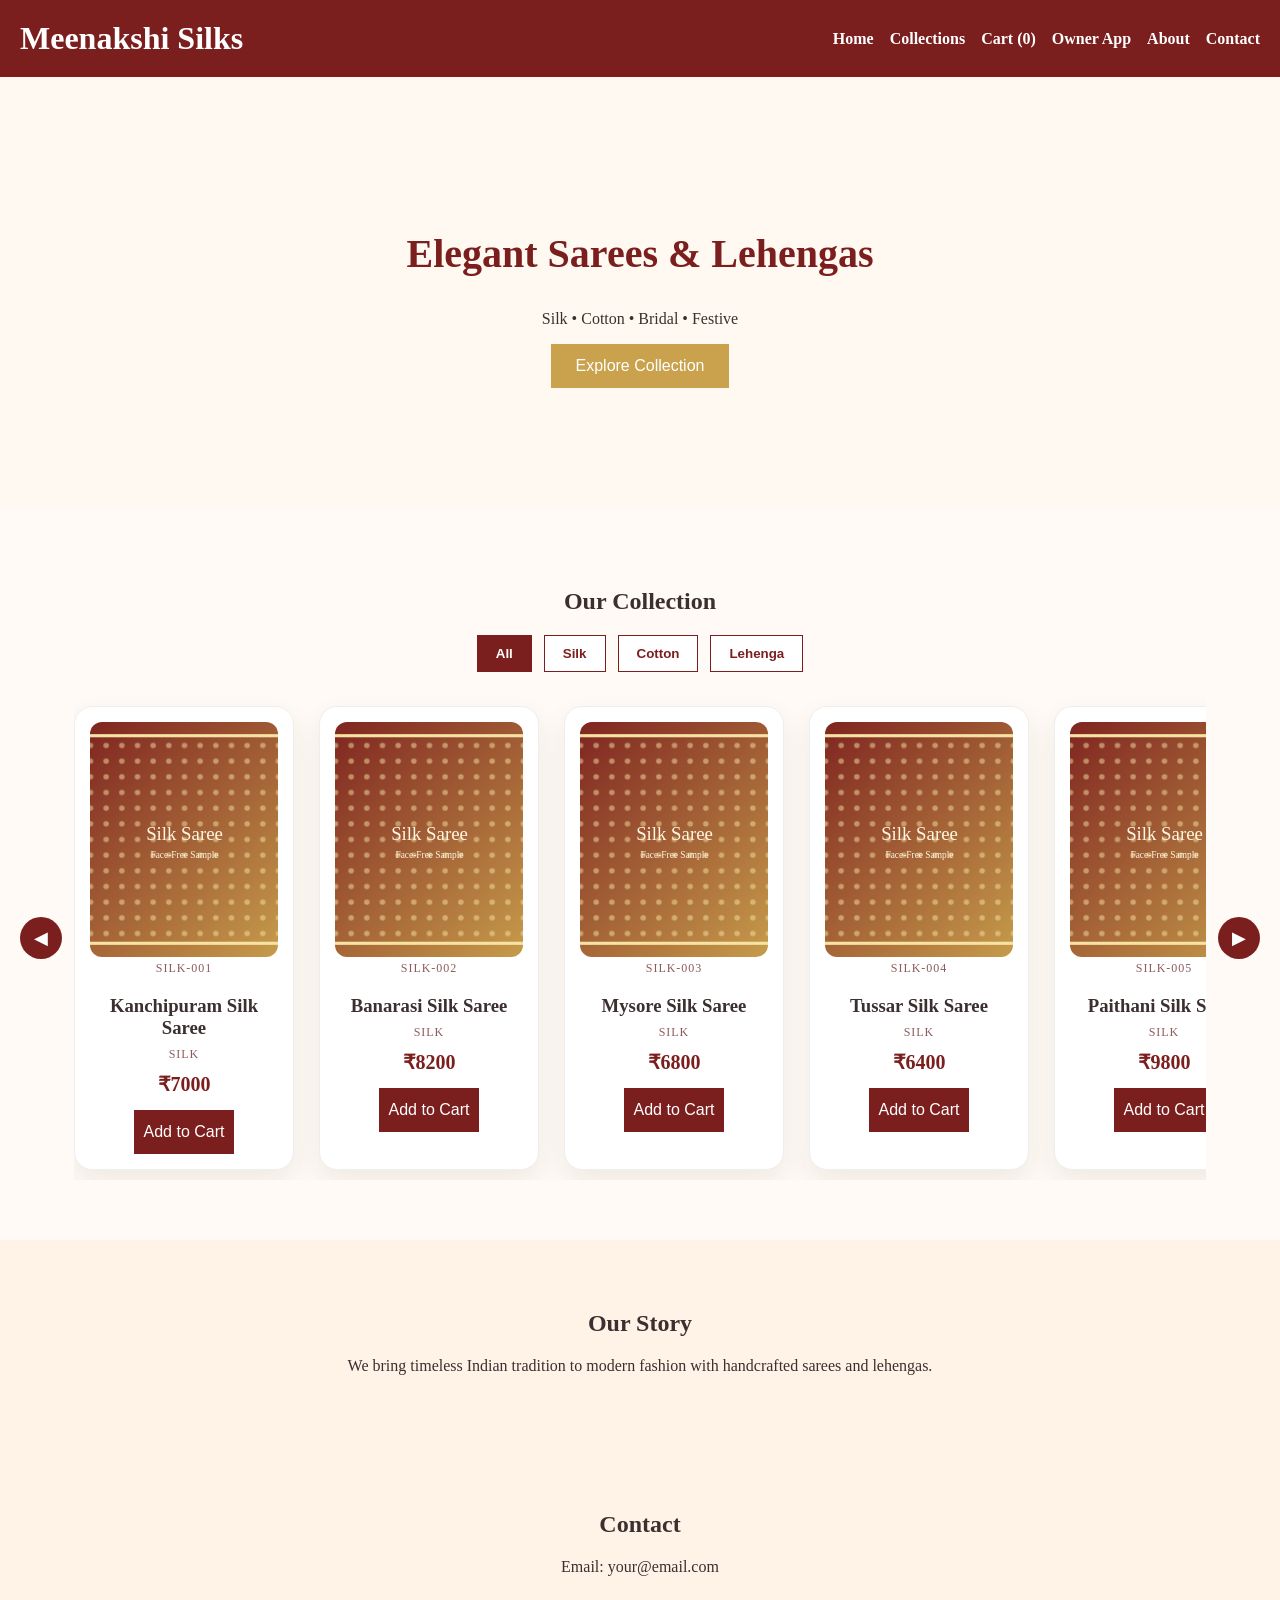
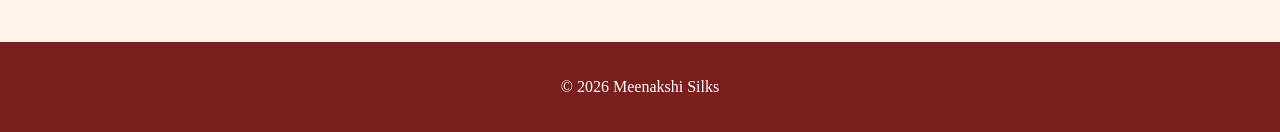
<file: index.html>
<!DOCTYPE html>

<html lang="en">
<head>
  <meta charset="UTF-8">
  <meta name="viewport" content="width=device-width, initial-scale=1.0">
  <title>Meenakshi Silks</title>
  <link rel="stylesheet" href="style.css">
</head>
<body>

  <!-- NAVBAR -->

  <header>
    <h1>Meenakshi Silks</h1>
    <nav>
      <a href="index.html">Home</a>
      <a href="#products">Collections</a>
      <a href="cart.html">Cart (<span id="cart-count">0</span>)</a>
      <a href="admin.html">Owner App</a>
      <a href="#about">About</a>
      <a href="#contact">Contact</a>
    </nav>
  </header>

  <!-- HERO -->

  <section class="hero">
    <h2>Elegant Sarees & Lehengas</h2>
    <p>Silk • Cotton • Bridal • Festive</p>
    <button onclick="scrollToProducts()">Explore Collection</button>
  </section>

  <!-- PRODUCTS -->

  <section id="products" class="products">
    <h2>Our Collection</h2>

<div class="filter-buttons">
  <button class="active" type="button" data-category="all" onclick="filterProducts('all')">All</button>
  <button type="button" data-category="silk" onclick="filterProducts('silk')">Silk</button>
  <button type="button" data-category="cotton" onclick="filterProducts('cotton')">Cotton</button>
  <button type="button" data-category="lehenga" onclick="filterProducts('lehenga')">Lehenga</button>
</div>

<div class="product-carousel">
  <button class="scroll-btn" type="button" onclick="scrollProducts('left')" aria-label="Scroll products left">◀</button>
  <div class="product-grid" id="product-grid"></div>
  <button class="scroll-btn" type="button" onclick="scrollProducts('right')" aria-label="Scroll products right">▶</button>
</div>
<p id="product-empty" class="product-empty">No products available in this category yet.</p>

<div id="product-modal" class="product-modal" aria-hidden="true">
  <div class="product-modal-backdrop" onclick="closeProductModal()"></div>
  <div class="product-modal-card" role="dialog" aria-modal="true" aria-labelledby="product-modal-title">
    <button type="button" class="product-modal-close" onclick="closeProductModal()" aria-label="Close product details">×</button>
    <img id="product-modal-image" class="product-modal-image" alt="">
    <p id="product-modal-id" class="product-id"></p>
    <h3 id="product-modal-title"></h3>
    <p id="product-modal-category" class="product-category"></p>
    <p id="product-modal-price" class="product-price"></p>
    <button id="product-modal-cart-btn" type="button">Add to Cart</button>
  </div>
</div>

  </section>

  <!-- ABOUT -->

  <section id="about" class="about">
    <h2>Our Story</h2>
    <p>We bring timeless Indian tradition to modern fashion with handcrafted sarees and lehengas.</p>
  </section>

  <!-- CONTACT -->

  <section id="contact" class="contact">
    <h2>Contact</h2>
    <p>Email: your@email.com</p>
  </section>

  <footer>
    <p>© 2026 Meenakshi Silks</p>
  </footer>

  <script src="script.js"></script>

</body>
</html>
</file>
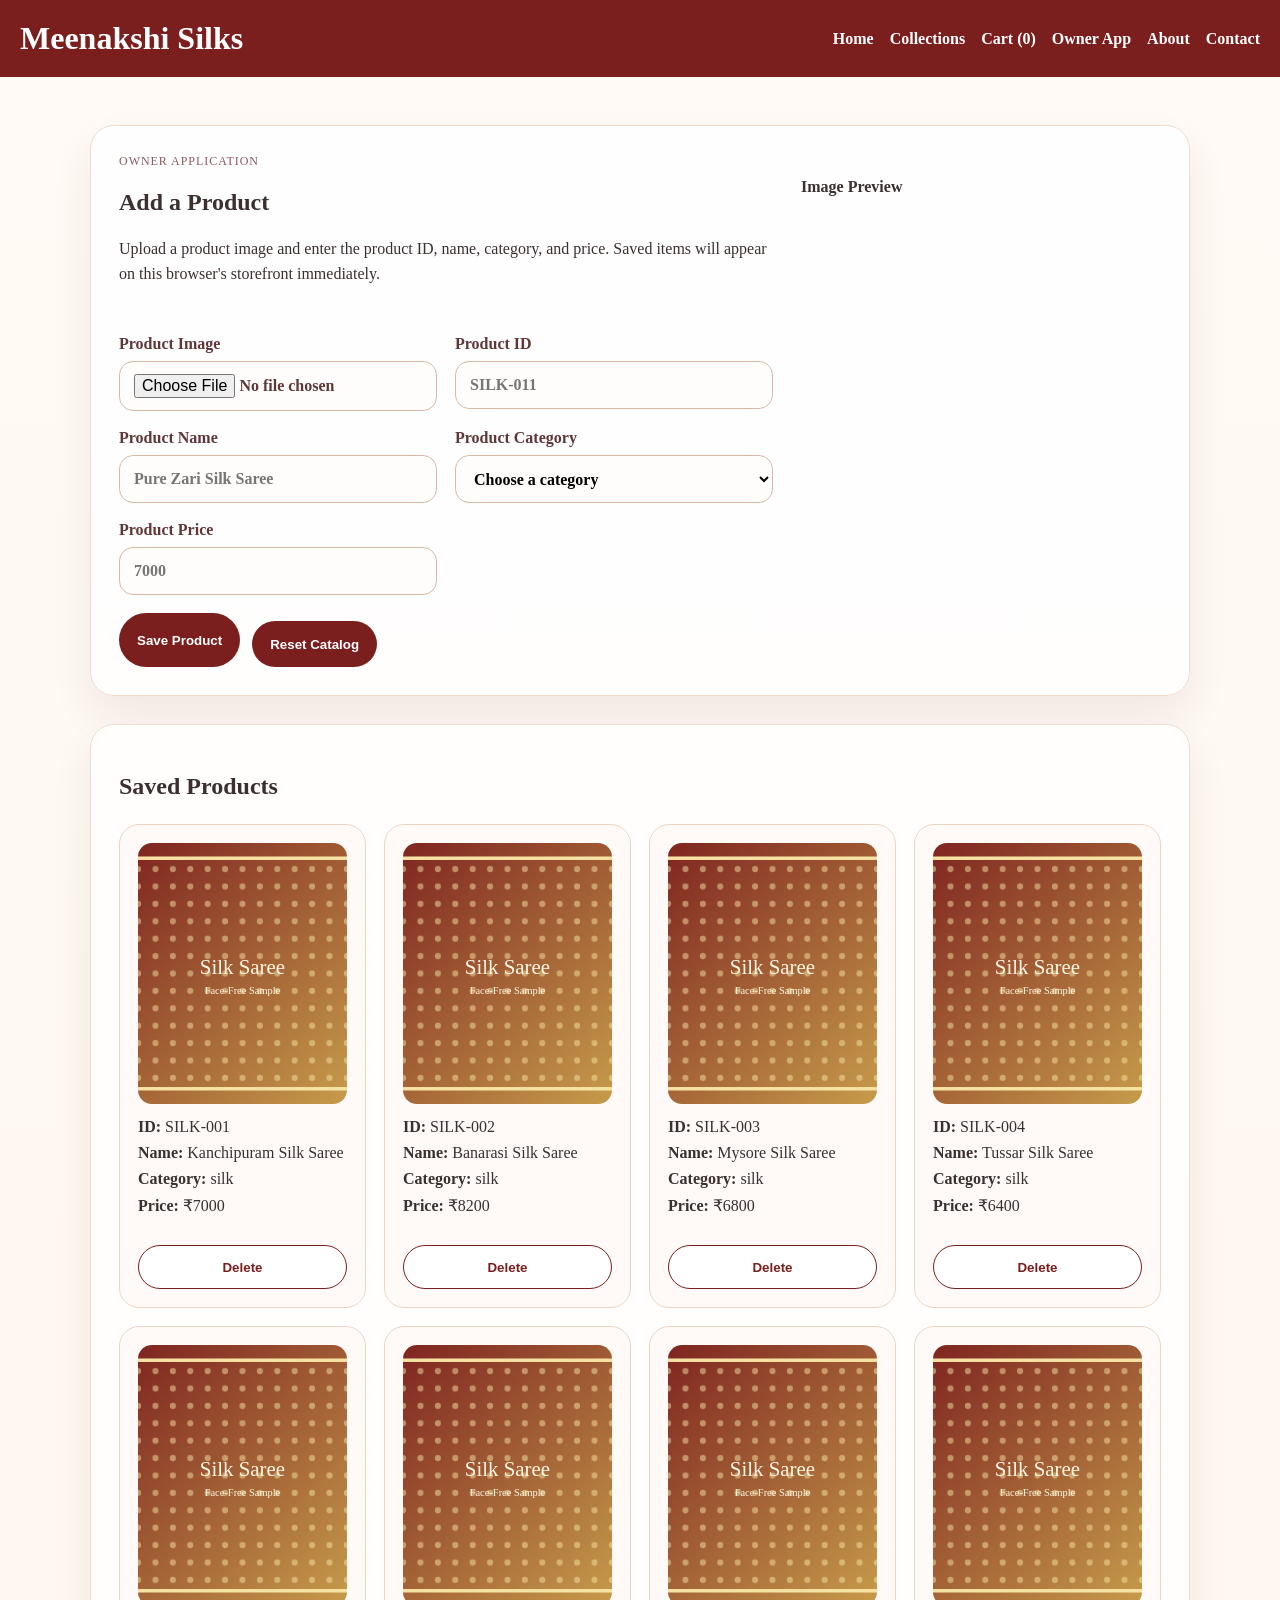
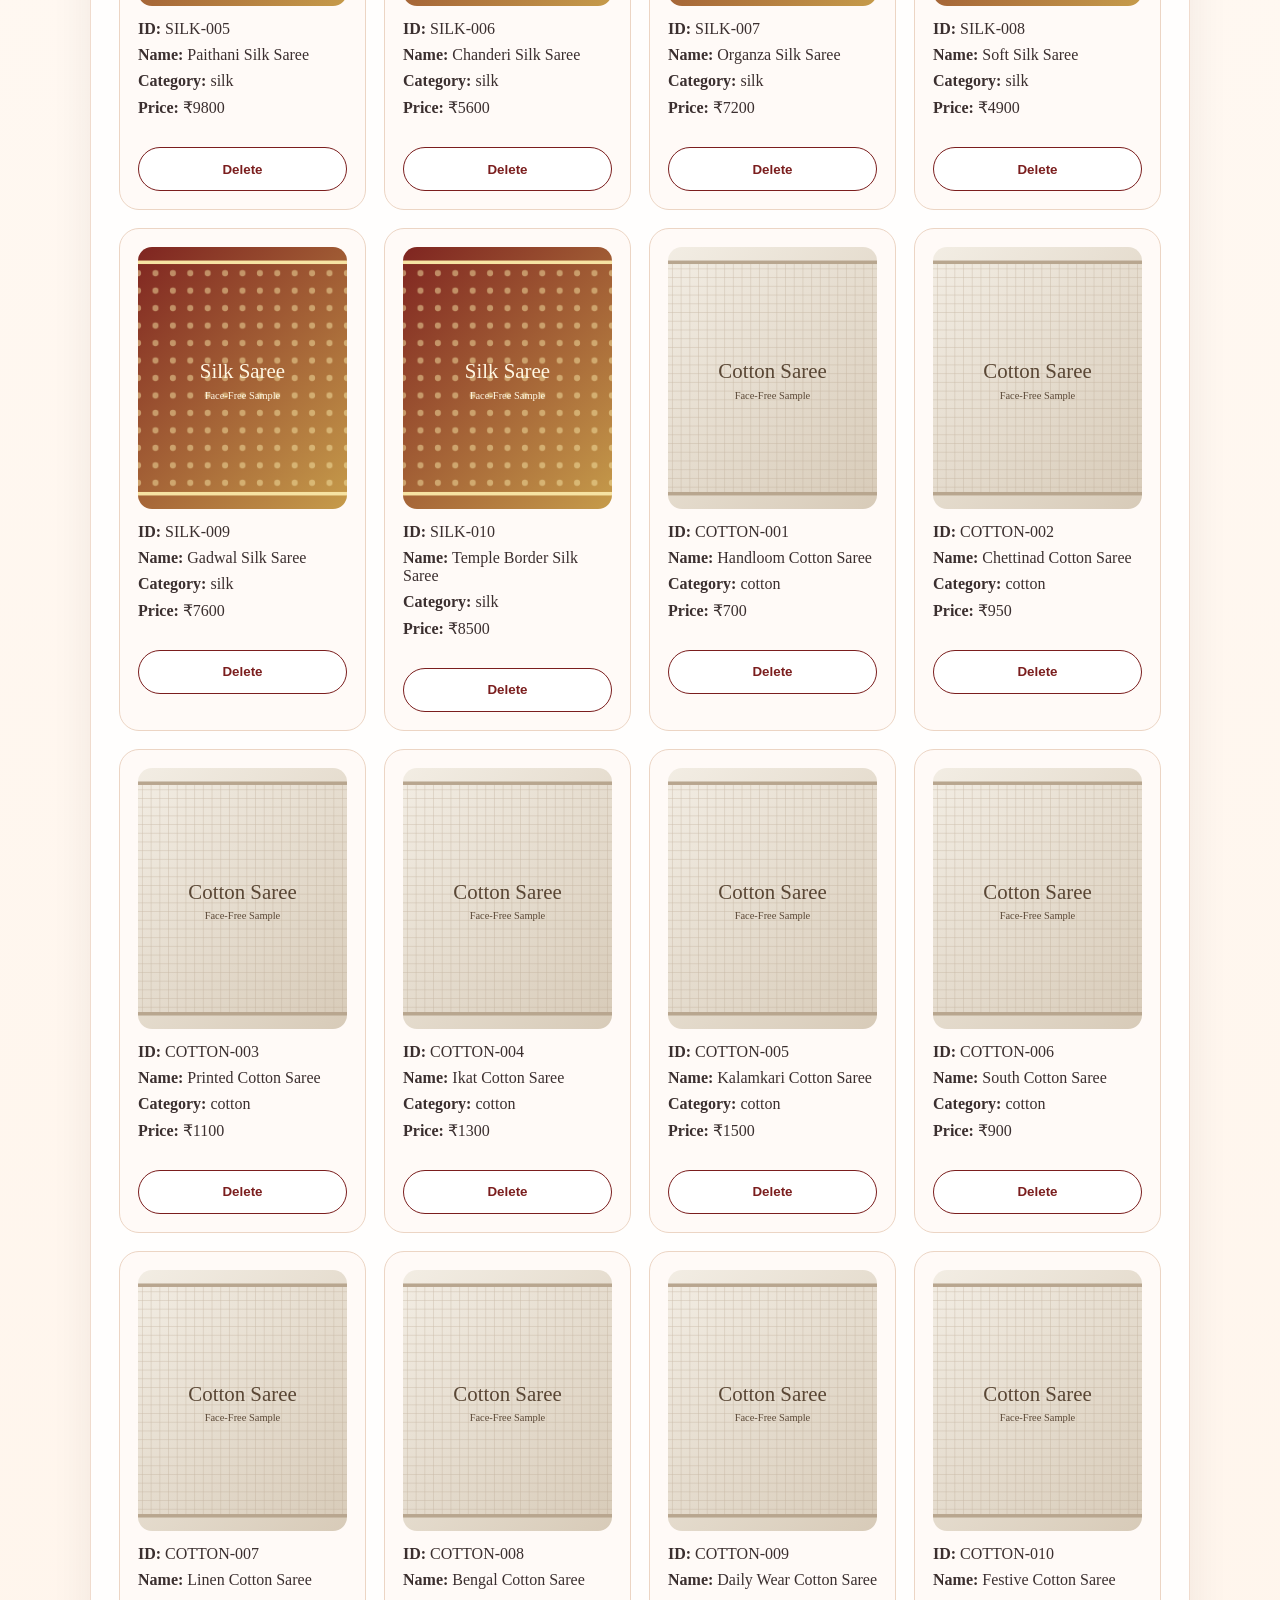
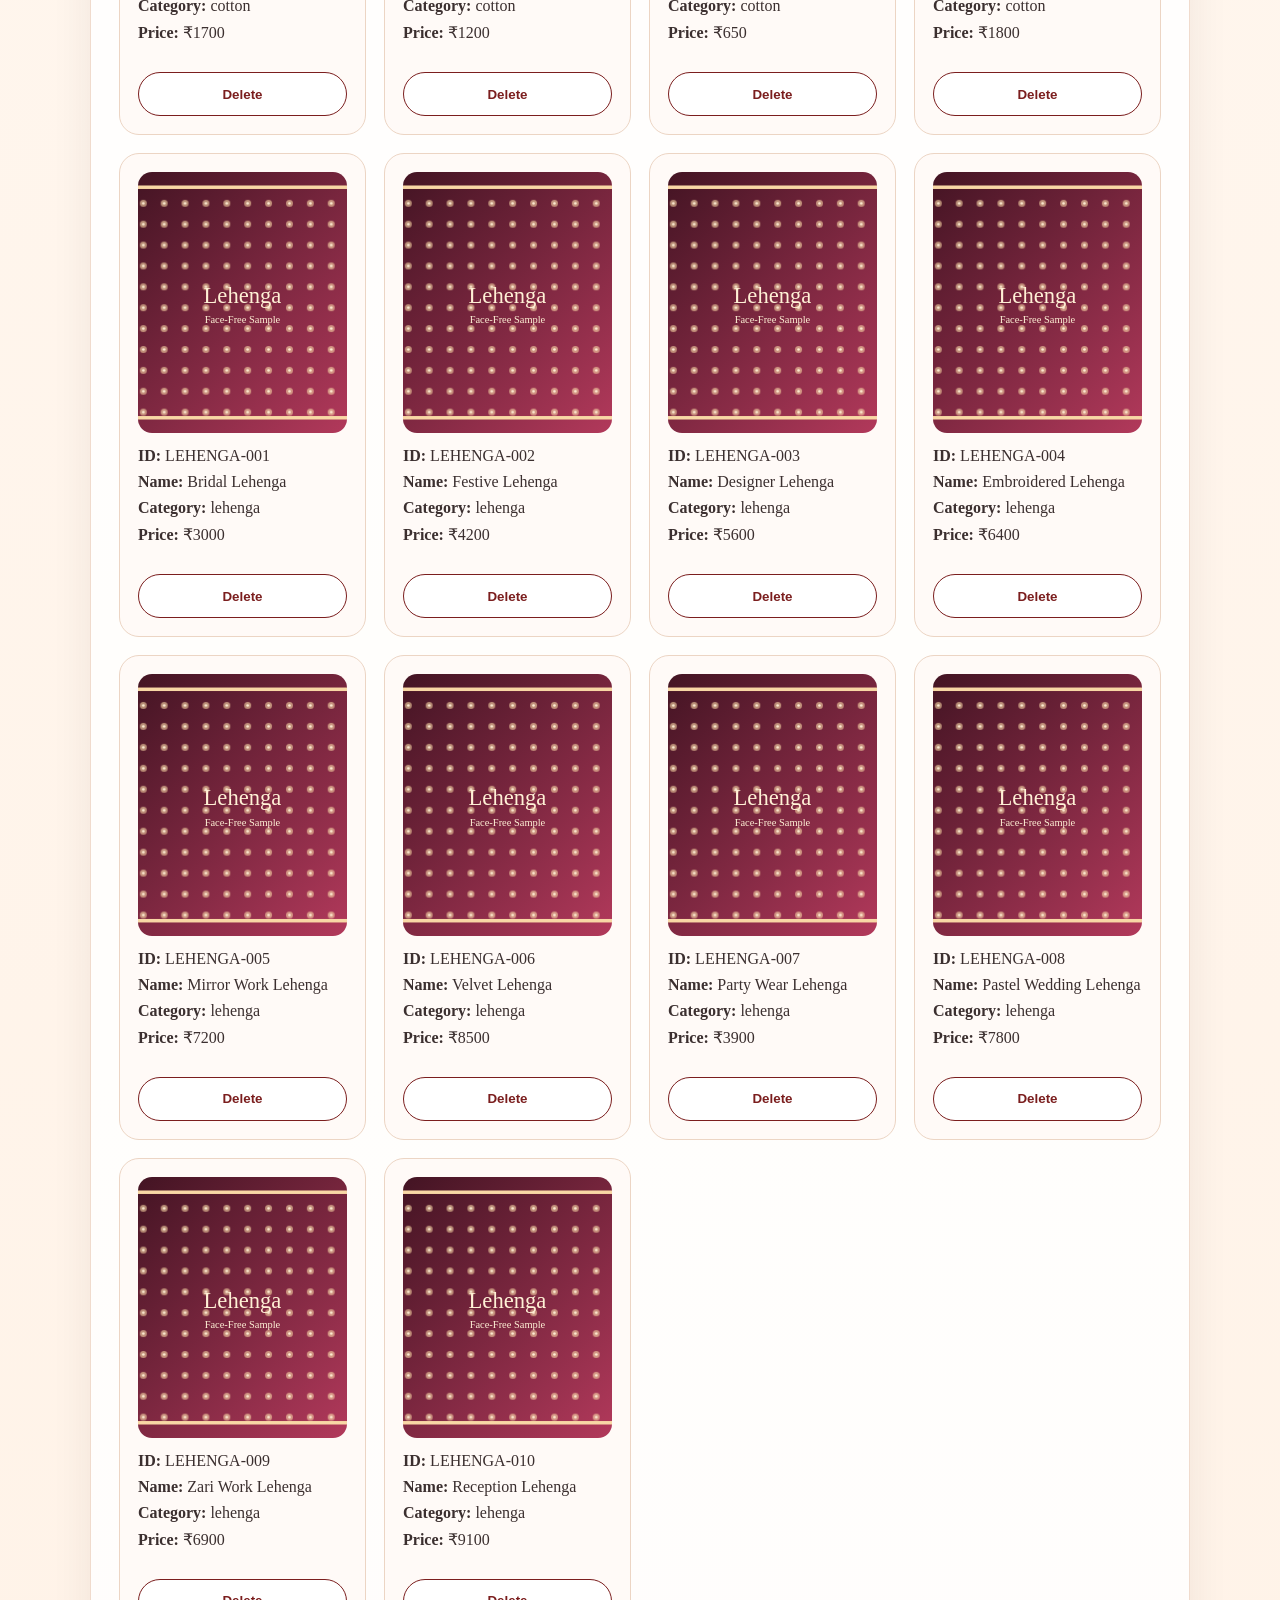
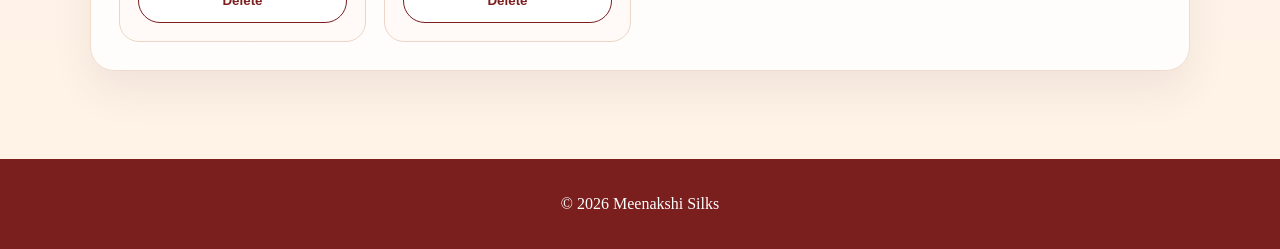
<file: admin.html>
<!DOCTYPE html>
<html lang="en">
<head>
  <meta charset="UTF-8">
  <meta name="viewport" content="width=device-width, initial-scale=1.0">
  <title>Owner App | Meenakshi Silks</title>
  <link rel="stylesheet" href="style.css">
</head>
<body>
  <header>
    <h1>Meenakshi Silks</h1>
    <nav>
      <a href="index.html">Home</a>
      <a href="index.html#products">Collections</a>
      <a href="cart.html">Cart (<span id="cart-count">0</span>)</a>
      <a href="admin.html">Owner App</a>
      <a href="index.html#about">About</a>
      <a href="index.html#contact">Contact</a>
    </nav>
  </header>

  <main class="owner-app">
    <section class="owner-panel">
      <div class="owner-copy">
        <p class="eyebrow">Owner Application</p>
        <h2>Add a Product</h2>
        <p class="owner-intro">Upload a product image and enter the product ID, name, category, and price. Saved items will appear on this browser's storefront immediately.</p>
      </div>

      <form id="owner-product-form" class="owner-form">
        <label>
          Product Image
          <input id="product-image" type="file" accept="image/*" required>
        </label>

        <label>
          Product ID
          <input id="product-id" type="text" placeholder="SILK-011" required>
        </label>

        <label>
          Product Name
          <input id="product-name" type="text" placeholder="Pure Zari Silk Saree" required>
        </label>

        <label>
          Product Category
          <select id="product-category" required>
            <option value="">Choose a category</option>
            <option value="silk">Silk</option>
            <option value="cotton">Cotton</option>
            <option value="lehenga">Lehenga</option>
          </select>
        </label>

        <label>
          Product Price
          <input id="product-price" type="number" min="0" step="1" placeholder="7000" required>
        </label>

        <div class="owner-form-actions">
          <button type="submit">Save Product</button>
          <button type="button" class="secondary-btn" id="reset-products">Reset Catalog</button>
        </div>
      </form>

      <div class="image-preview-wrap">
        <p class="preview-title">Image Preview</p>
        <img id="image-preview" class="image-preview" alt="Selected product preview">
      </div>
    </section>

    <section class="owner-catalog">
      <h2>Saved Products</h2>
      <ul id="owner-product-list" class="owner-product-list"></ul>
    </section>
  </main>

  <footer>
    <p>© 2026 Meenakshi Silks</p>
  </footer>

  <script src="script.js"></script>
</body>
</html>
</file>
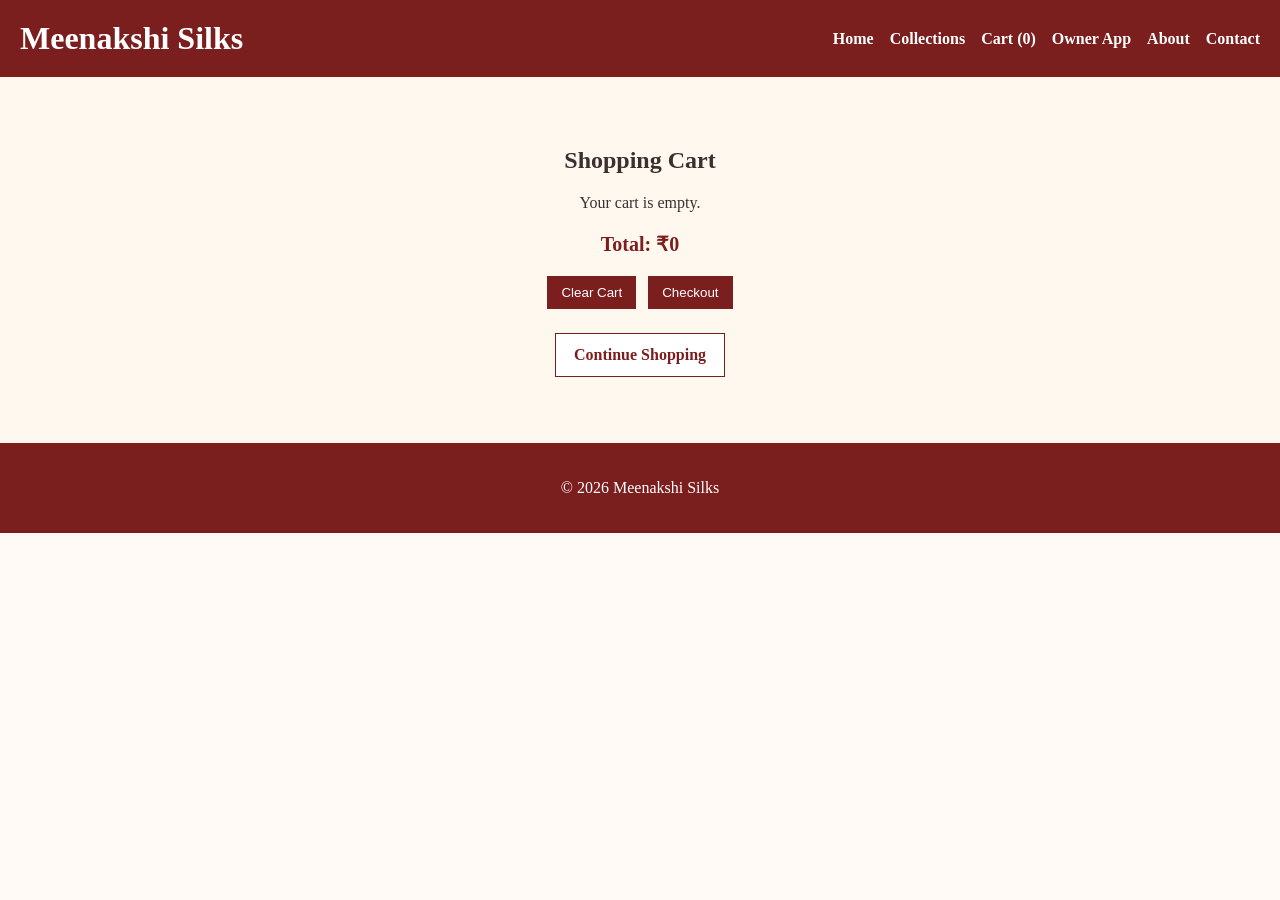
<file: cart.html>
<!DOCTYPE html>
<html lang="en">
<head>
  <meta charset="UTF-8">
  <meta name="viewport" content="width=device-width, initial-scale=1.0">
  <title>Shopping Cart | Meenakshi Silks</title>
  <link rel="stylesheet" href="style.css">
</head>
<body>

  <header>
    <h1>Meenakshi Silks</h1>
    <nav>
      <a href="index.html">Home</a>
      <a href="index.html#products">Collections</a>
      <a href="cart.html">Cart (<span id="cart-count">0</span>)</a>
      <a href="admin.html">Owner App</a>
      <a href="index.html#about">About</a>
      <a href="index.html#contact">Contact</a>
    </nav>
  </header>

  <section class="cart">
    <h2>Shopping Cart</h2>
    <div id="cart-empty">Your cart is empty.</div>
    <ul id="cart-items"></ul>
    <p class="cart-total">Total: ₹<span id="cart-total">0</span></p>
    <div class="cart-actions">
      <button onclick="clearCart()">Clear Cart</button>
      <button onclick="checkout()">Checkout</button>
    </div>
    <p><a class="continue-shopping" href="index.html#products">Continue Shopping</a></p>
  </section>

  <footer>
    <p>© 2026 Meenakshi Silks</p>
  </footer>

  <script src="script.js"></script>
</body>
</html>
</file>
<file: style.css>
body {
margin: 0;
font-family: 'Georgia', serif;
background: #fffaf5;
color: #3b2f2f;
}

body.modal-open {
overflow: hidden;
}

* {
box-sizing: border-box;
}

button,
a {
touch-action: manipulation;
}

/* NAVBAR */
header {
display: flex;
justify-content: space-between;
align-items: center;
gap: 16px;
flex-wrap: wrap;
padding: 20px;
background: #7b1e1e;
color: #fff;
}

header h1 {
margin: 0;
}

nav {
display: flex;
gap: 16px;
flex-wrap: wrap;
}

nav a {
color: #fff;
text-decoration: none;
font-weight: bold;
font-size: 16px;
}

/* HERO */
.hero {
text-align: center;
padding: 120px 20px;
background: linear-gradient(rgba(255,248,240,0.8), rgba(255,248,240,0.8)),
url('https://via.placeholder.com/1200x500');
background-size: cover;
}

.hero h2 {
font-size: 40px;
color: #7b1e1e;
}

.hero button {
padding: 12px 25px;
background: #caa24d;
border: none;
color: white;
cursor: pointer;
font-size: 16px;
min-height: 44px;
}

/* PRODUCTS */
.products {
padding: 60px 20px;
text-align: center;
}

.filter-buttons {
display: flex;
gap: 12px;
justify-content: center;
margin-bottom: 24px;
flex-wrap: wrap;
}

.filter-buttons button {
padding: 10px 18px;
border: 1px solid #7b1e1e;
background: white;
color: #7b1e1e;
cursor: pointer;
font-weight: bold;
}

.filter-buttons button.active {
background: #7b1e1e;
color: white;
}

.product-carousel {
display: flex;
align-items: center;
gap: 12px;
}

.scroll-btn {
background: #7b1e1e;
color: white;
border: none;
width: 42px;
height: 42px;
font-size: 18px;
cursor: pointer;
border-radius: 50%;
flex-shrink: 0;
}

.product-grid {
display: flex;
gap: 25px;
justify-content: flex-start;
flex-wrap: nowrap;
overflow-x: auto;
scroll-behavior: smooth;
padding: 10px 6px;
-webkit-overflow-scrolling: touch;
scroll-snap-type: x proximity;
}

.product {
background: white;
border: 1px solid #eee;
border-radius: 18px;
padding: 15px;
width: 220px;
flex: 0 0 220px;
scroll-snap-align: start;
box-shadow: 0 12px 28px rgba(70, 35, 35, 0.08);
cursor: pointer;
transition: transform 0.2s ease, box-shadow 0.2s ease;
}

.product:hover,
.product:focus-visible {
transform: translateY(-4px);
box-shadow: 0 18px 34px rgba(70, 35, 35, 0.14);
outline: none;
}

.product img {
width: 100%;
aspect-ratio: 4 / 5;
object-fit: cover;
border-radius: 12px;
}

.product button {
background: #7b1e1e;
color: white;
border: none;
padding: 10px;
cursor: pointer;
min-height: 44px;
font-size: 16px;
}

.product-id,
.product-category,
.product-price,
.product-empty,
.eyebrow,
.owner-intro,
.preview-title {
margin: 0;
}

.product-id,
.product-category,
.eyebrow {
text-transform: uppercase;
letter-spacing: 0.08em;
font-size: 12px;
color: #8c5b5b;
}

.product h3 {
margin-bottom: 8px;
}

.product-category {
margin-bottom: 10px;
}

.product-price {
margin-bottom: 14px;
font-size: 20px;
font-weight: bold;
color: #7b1e1e;
}

.product-empty {
display: none;
margin-top: 18px;
color: #7b1e1e;
font-weight: bold;
}

.product-modal {
display: none;
position: fixed;
inset: 0;
z-index: 30;
}

.product-modal.open {
display: block;
}

.product-modal-backdrop {
position: absolute;
inset: 0;
background: rgba(59, 47, 47, 0.62);
}

.product-modal-card {
position: relative;
z-index: 1;
width: min(420px, calc(100vw - 32px));
margin: 6vh auto;
padding: 22px;
background: #fffaf7;
border-radius: 24px;
box-shadow: 0 24px 50px rgba(40, 20, 20, 0.24);
text-align: left;
}

.product-modal-image {
width: 100%;
aspect-ratio: 4 / 5;
object-fit: cover;
border-radius: 18px;
margin-bottom: 16px;
}

.product-modal-close {
position: absolute;
top: 14px;
right: 14px;
width: 38px;
height: 38px;
border: none;
border-radius: 50%;
background: #7b1e1e;
color: #fffaf7;
font-size: 24px;
font-weight: bold;
box-shadow: 0 10px 24px rgba(40, 20, 20, 0.24);
cursor: pointer;
}

.product-modal-close:hover,
.product-modal-close:focus-visible {
background: #5f1717;
outline: 2px solid #f3d7a5;
outline-offset: 2px;
}

#product-modal-cart-btn {
min-height: 44px;
padding: 10px 18px;
border: none;
border-radius: 999px;
background: #7b1e1e;
color: white;
font-weight: bold;
cursor: pointer;
}

@media (max-width: 768px) {
.hero {
padding: 80px 16px;
}

.hero h2 {
font-size: 30px;
}

.products,
.about,
.contact,
.cart {
padding-left: 16px;
padding-right: 16px;
}

.product-carousel {
display: block;
}

.scroll-btn {
display: none;
}

.product-grid {
gap: 16px;
padding: 10px 0 14px;
}

.product {
width: min(78vw, 240px);
flex-basis: min(78vw, 240px);
}

#cart-items li {
flex-direction: column;
align-items: flex-start;
}

.qty-controls {
width: 100%;
justify-content: flex-end;
}
}

@media (max-width: 560px) {
header {
padding: 16px;
}

nav {
width: 100%;
justify-content: center;
}

.filter-buttons button,
.product button,
.hero button,
.cart-actions button,
.qty-controls button,
.continue-shopping,
.secondary-btn,
.owner-form-actions button {
min-height: 44px;
}
}

/* CART */
.cart {
padding: 50px 20px;
background: #fff8ef;
text-align: center;
}

.cart.hidden {
display: none;
}

#cart-items {
list-style: none;
padding: 0;
max-width: 520px;
margin: 20px auto;
}

#cart-items li {
display: flex;
justify-content: space-between;
align-items: center;
gap: 10px;
background: white;
border: 1px solid #eee;
padding: 12px 14px;
margin-bottom: 10px;
}

.cart-total {
font-size: 20px;
font-weight: bold;
color: #7b1e1e;
}

.cart-actions {
display: flex;
gap: 12px;
justify-content: center;
flex-wrap: wrap;
}

.cart-actions button,
.qty-controls button {
background: #7b1e1e;
color: white;
border: none;
padding: 9px 14px;
cursor: pointer;
}

.continue-shopping,
.secondary-btn {
display: inline-flex;
align-items: center;
justify-content: center;
min-height: 44px;
padding: 10px 18px;
margin-top: 8px;
background: white;
border: 1px solid #7b1e1e;
color: #7b1e1e;
font-weight: bold;
text-decoration: none;
cursor: pointer;
}

.qty-controls {
display: flex;
align-items: center;
gap: 8px;
}

/* OWNER APP */
.owner-app {
padding: 48px 20px 60px;
background: linear-gradient(180deg, #fffaf5 0%, #fff3e8 100%);
}

.owner-panel {
display: grid;
grid-template-columns: minmax(0, 1.15fr) minmax(280px, 360px);
grid-template-areas:
"copy preview"
"form preview";
gap: 24px 28px;
align-items: start;
}

.owner-panel,
.owner-catalog {
max-width: 1100px;
margin: 0 auto 28px;
background: rgba(255, 255, 255, 0.88);
border: 1px solid #f0dbcd;
border-radius: 24px;
padding: 28px;
box-shadow: 0 20px 40px rgba(70, 35, 35, 0.08);
}

.owner-intro {
margin-top: 10px;
max-width: 680px;
line-height: 1.6;
}

.owner-copy {
grid-area: copy;
min-width: 0;
}

.owner-form {
grid-area: form;
display: grid;
grid-template-columns: repeat(2, minmax(0, 1fr));
gap: 18px;
margin-top: 24px;
}

.owner-form label {
display: flex;
flex-direction: column;
gap: 8px;
font-weight: bold;
color: #5f3737;
}

.owner-form input,
.owner-form select {
width: 100%;
min-height: 48px;
padding: 12px 14px;
border: 1px solid #d8b8a4;
border-radius: 14px;
font: inherit;
background: #fffdfb;
}

.owner-form-actions {
display: flex;
gap: 12px;
flex-wrap: wrap;
grid-column: 1 / -1;
}

.owner-form-actions button {
min-height: 46px;
padding: 10px 18px;
border-radius: 999px;
border: none;
background: #7b1e1e;
color: white;
font-weight: bold;
cursor: pointer;
}

.secondary-btn {
border-radius: 999px;
}

.image-preview-wrap {
grid-area: preview;
margin-top: 24px;
position: sticky;
top: 24px;
}

.preview-title {
font-weight: bold;
margin-bottom: 12px;
}

.image-preview {
display: none;
width: 100%;
max-width: 320px;
aspect-ratio: 4 / 5;
object-fit: cover;
border-radius: 18px;
border: 1px solid #e8d3c4;
background: white;
}

.owner-product-list {
list-style: none;
padding: 0;
margin: 24px 0 0;
display: grid;
grid-template-columns: repeat(auto-fit, minmax(240px, 1fr));
gap: 18px;
}

.owner-product-card {
display: flex;
flex-direction: column;
gap: 14px;
padding: 18px;
background: #fffaf7;
border: 1px solid #ecd5c4;
border-radius: 20px;
}

.owner-product-card img {
width: 100%;
aspect-ratio: 4 / 5;
object-fit: cover;
border-radius: 14px;
}

.owner-product-copy p {
margin: 0 0 8px;
}

/* ABOUT & CONTACT */
.about, .contact {
padding: 50px;
background: #fff3e8;
text-align: center;
}

/* FOOTER */
footer {
background: #7b1e1e;
color: white;
text-align: center;
padding: 20px;
}

@media (max-width: 768px) {
header {
padding: 16px;
}

nav {
width: 100%;
justify-content: center;
}

.hero {
padding: 80px 16px;
}

.hero h2 {
font-size: 30px;
}

.products,
.about,
.contact {
padding-left: 16px;
padding-right: 16px;
}

.cart,
.owner-app {
padding: 32px 16px 48px;
}

.owner-panel,
.owner-catalog {
padding: 22px 18px;
}

.owner-panel {
grid-template-columns: 1fr;
grid-template-areas:
"copy"
"form"
"preview";
gap: 18px;
}

.owner-form {
grid-template-columns: 1fr;
margin-top: 0;
}

.image-preview-wrap {
margin-top: 0;
position: static;
}

.image-preview {
max-width: 100%;
}
}
</file>
